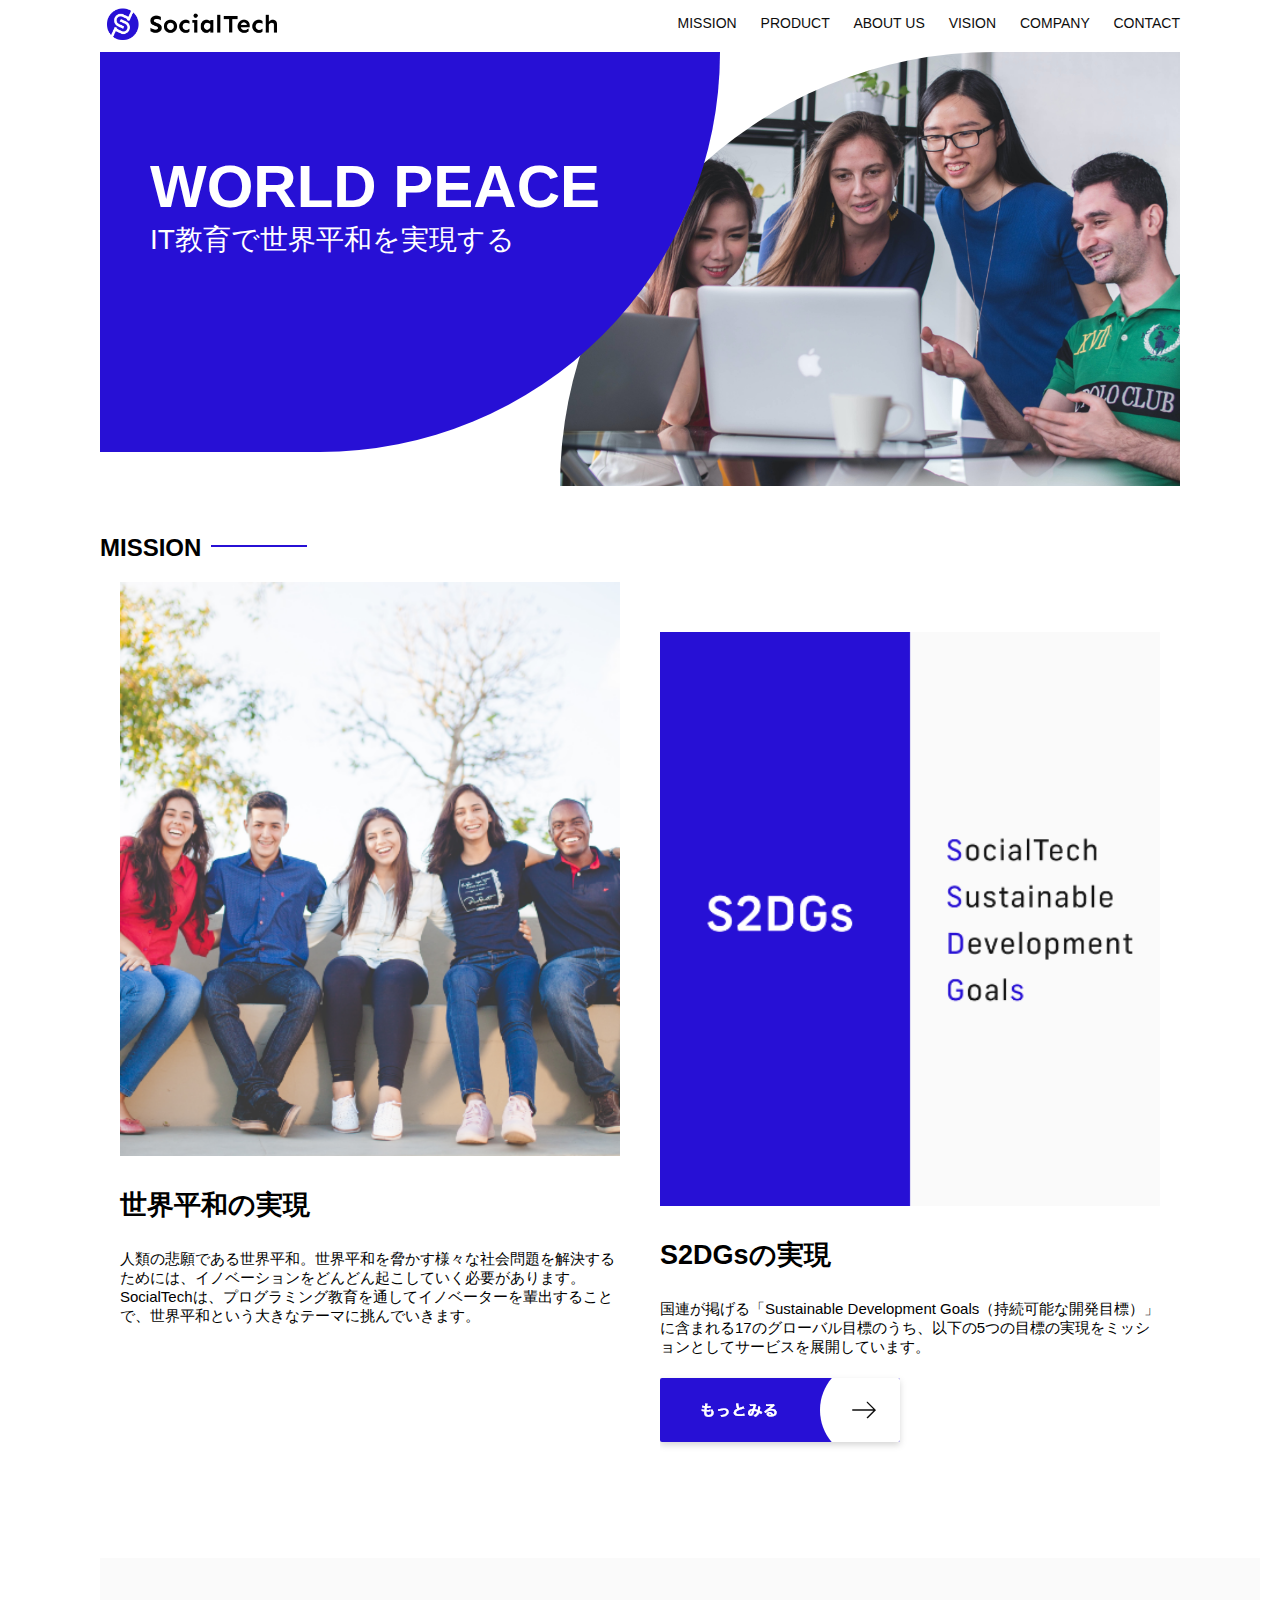
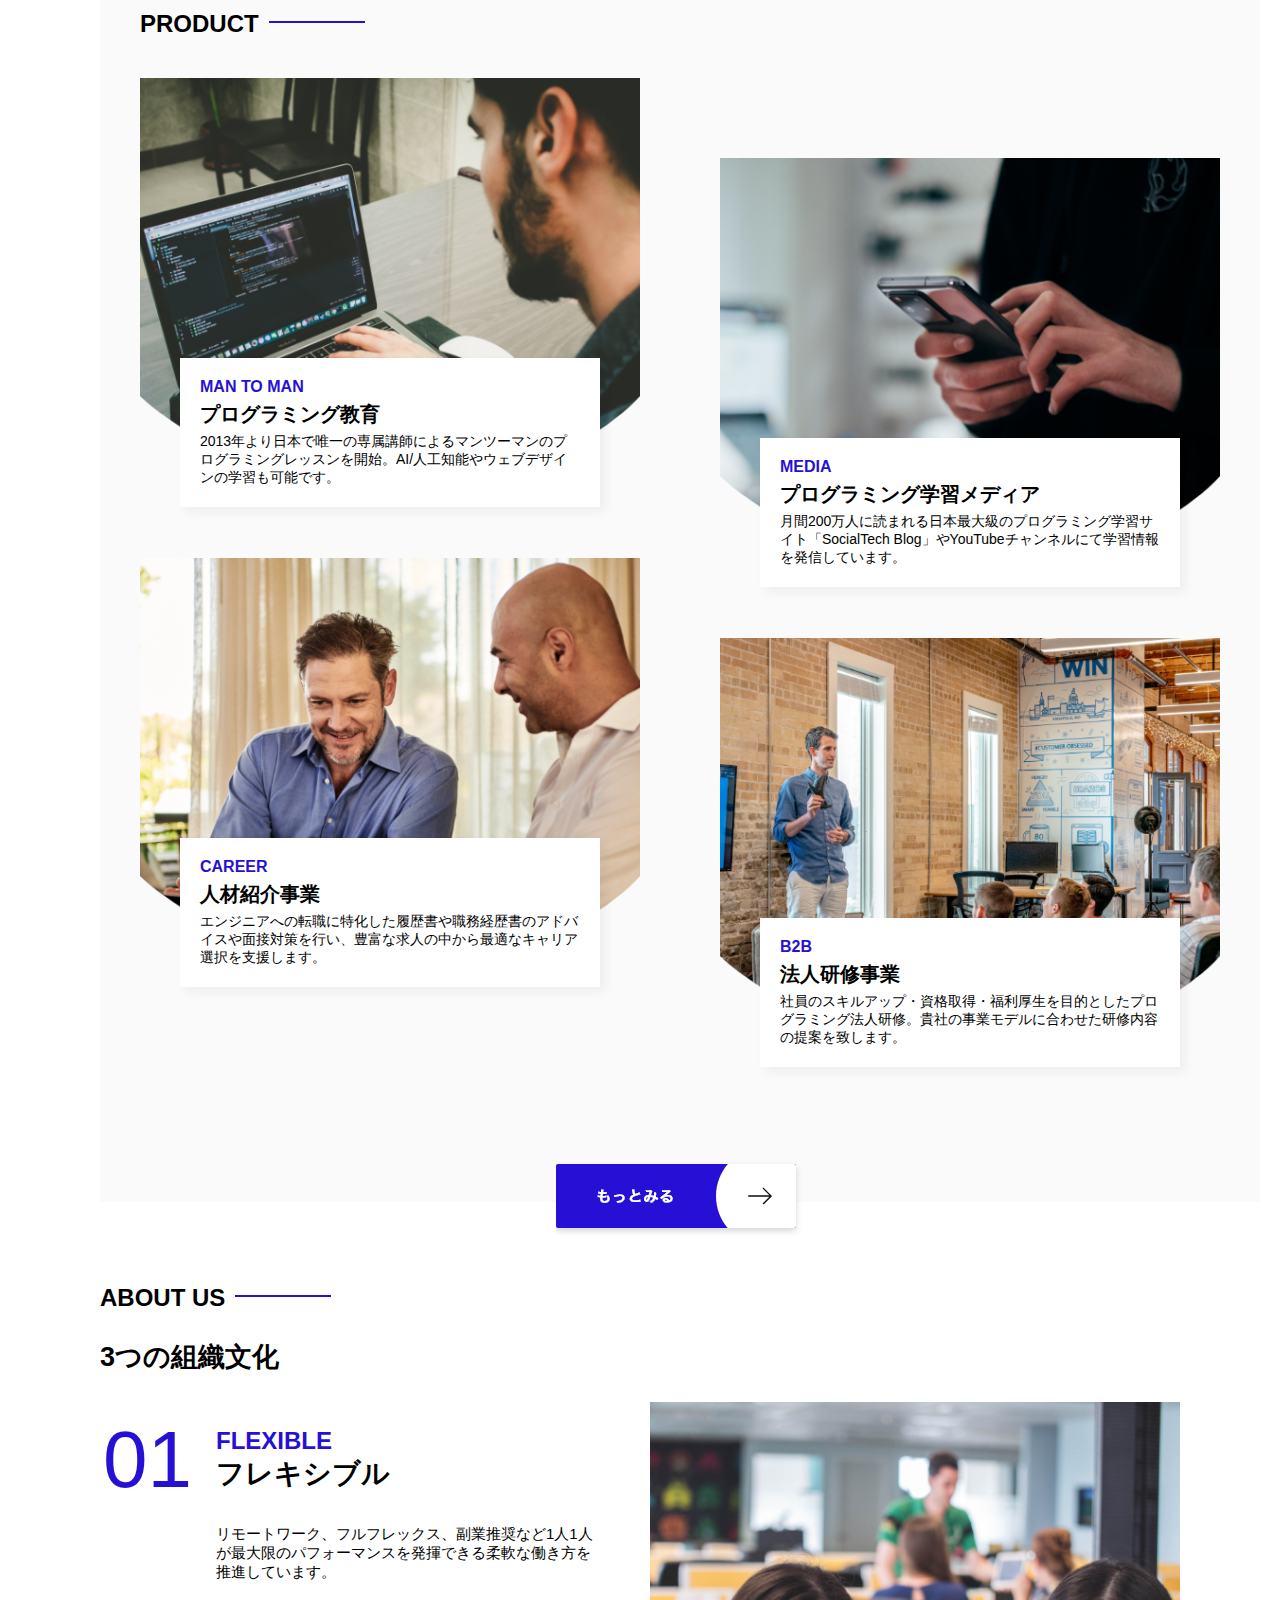
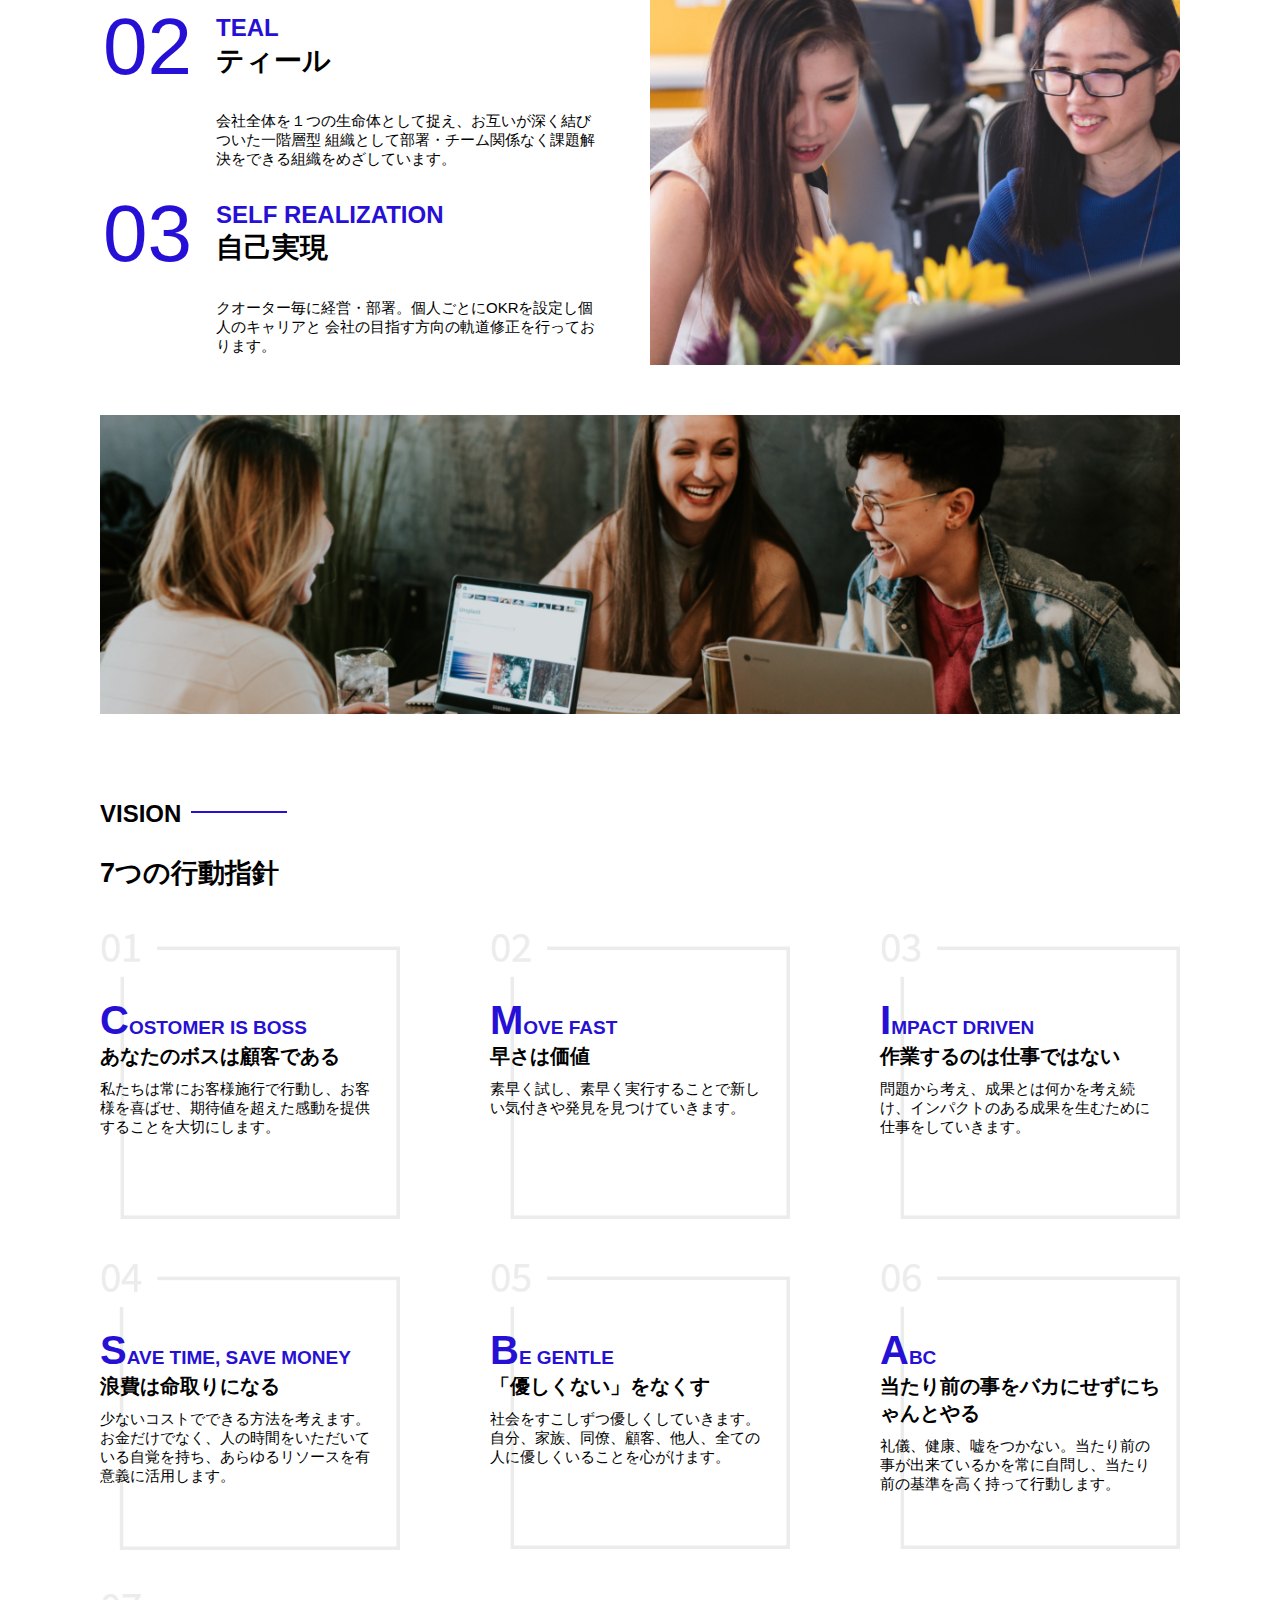
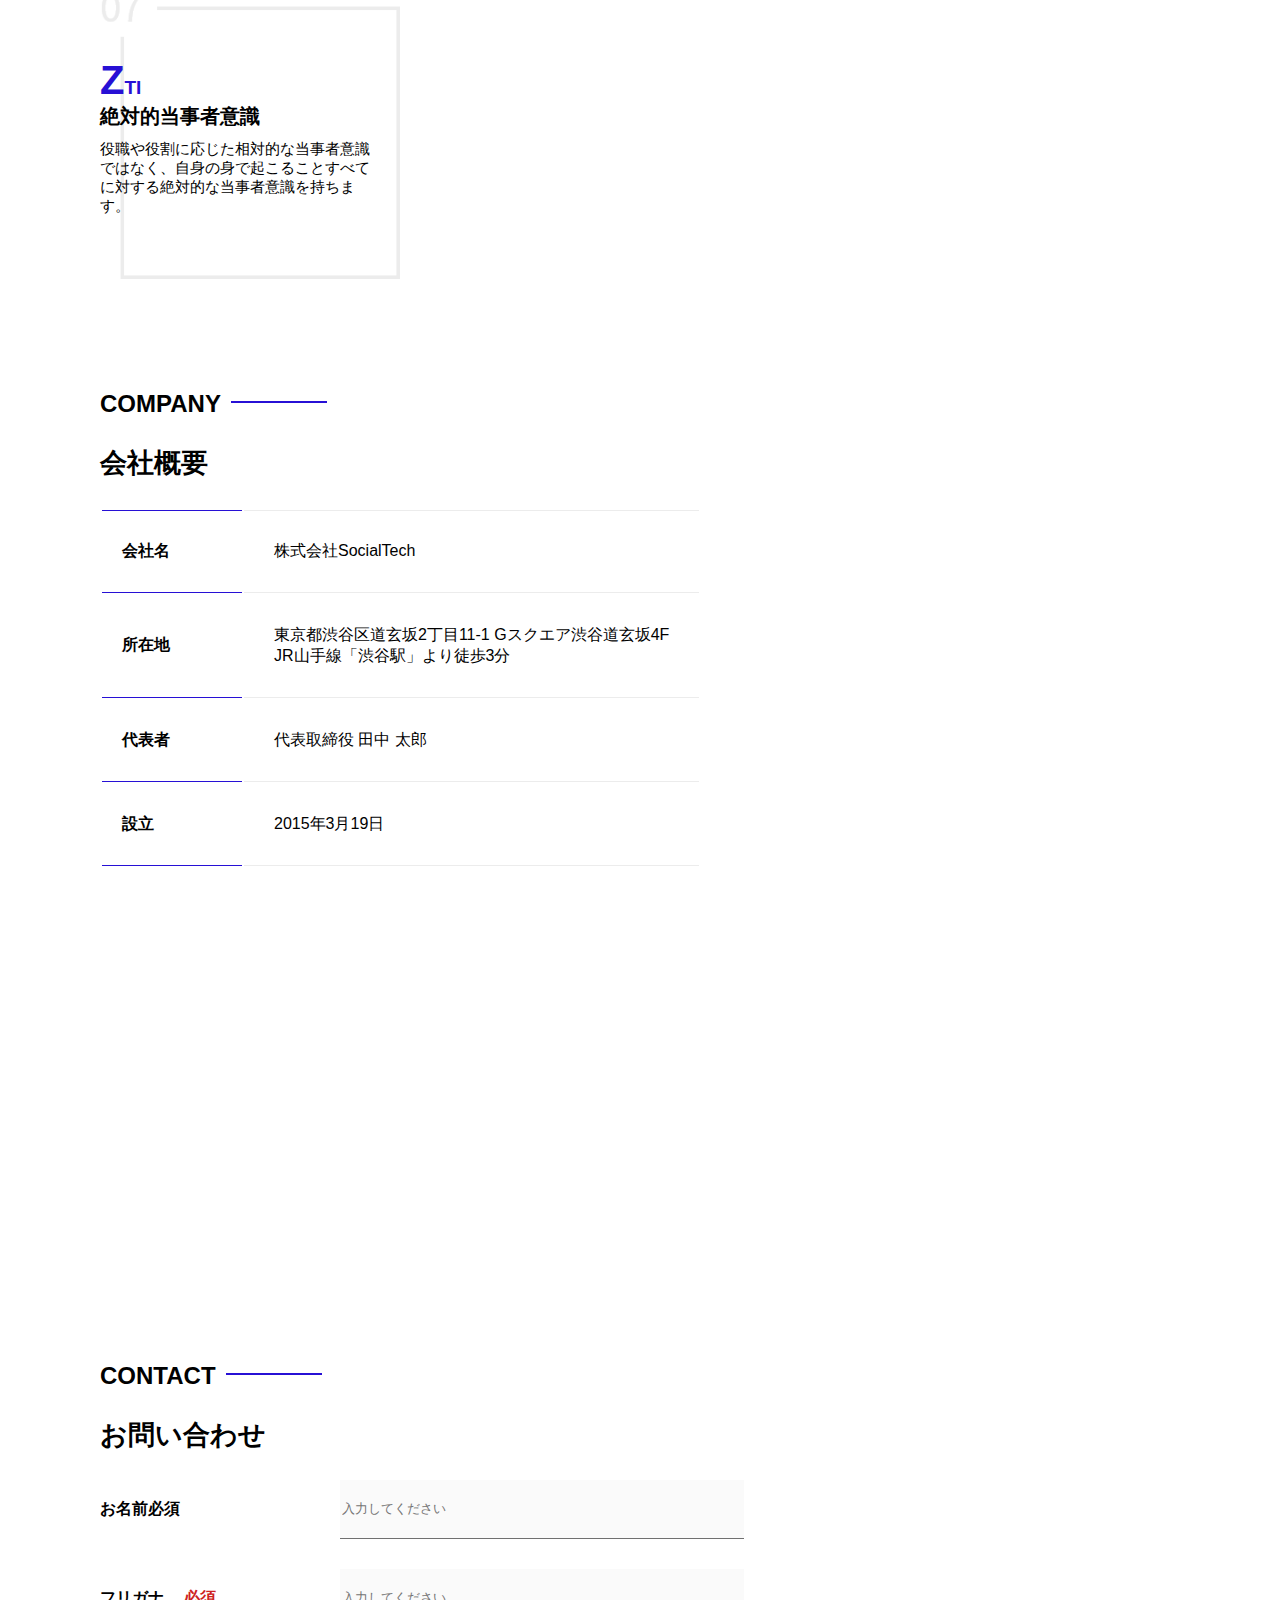
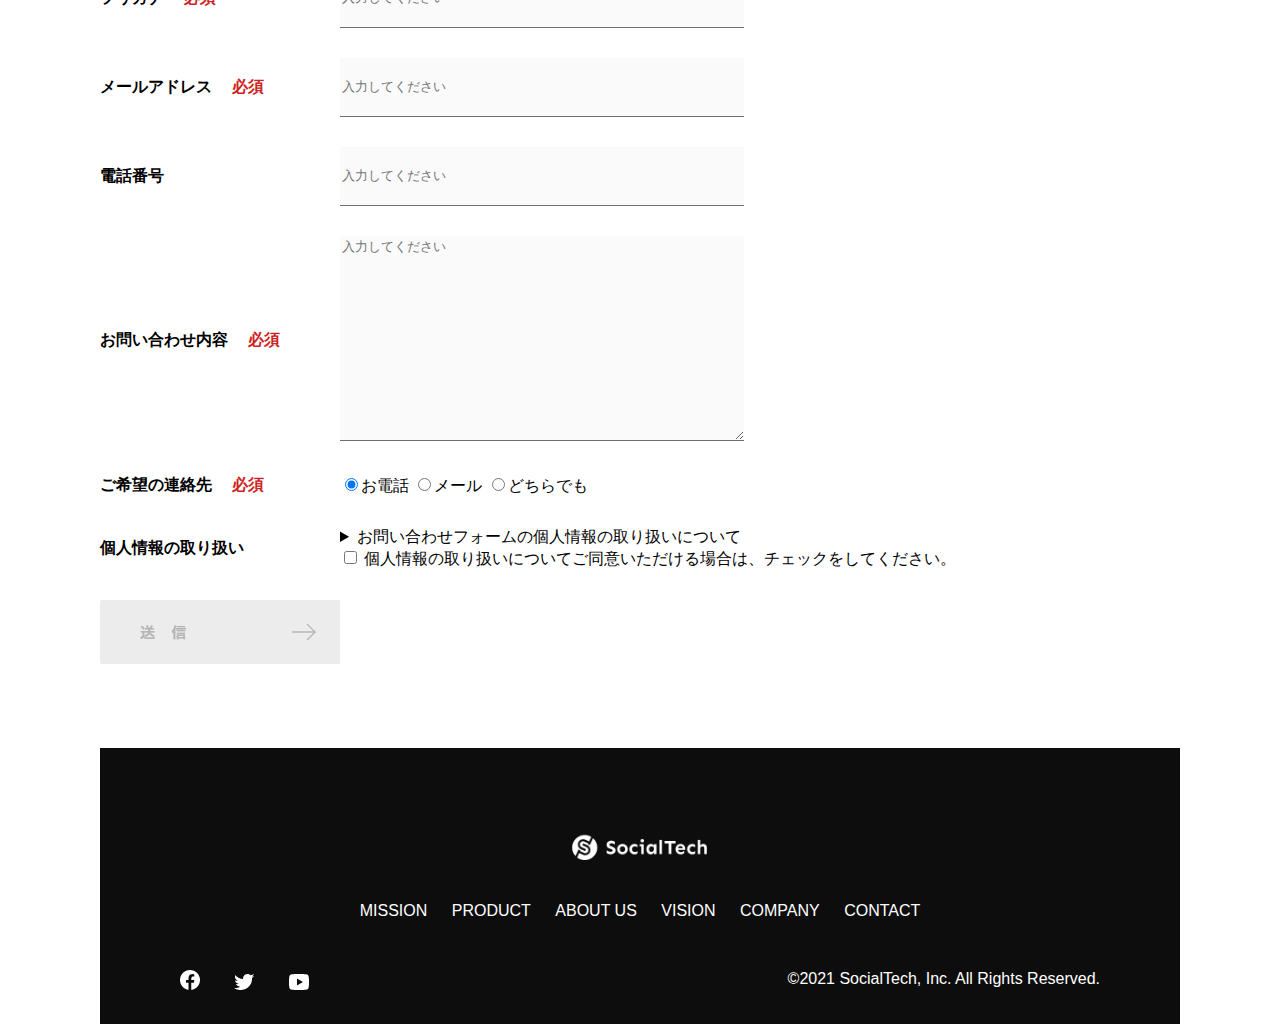
<file: index.html>
<!DOCTYPE html>
<html>
  <head>
    <title>SocialTech</title>
    <meta charset="utf-8">
    <meta name="description" content="SocialTechはEdTech業界のリーディングカンパニーを目指します。">
    <meta name="viewport" content="width=device-width, initial-scale=1.0">
    <link rel="stylesheet" href="style.css">
    <style>
      img:not([alt]) {
        border: 10px solid red;
      }
    </style>
  </head>
  <body>
    <!-- ヘッダー -->
    <header>
      <!-- ロゴ -->
      <a href="index.html" id="logo"><img src="images/logo.png" alt="トップページに戻る"></a>

      <!-- PC用ナビゲーション -->
      <nav id="nav-pc">
        <a href="mission.html">MISSION</a>
        <a href="product.html">PRODUCT</a>
        <a href="index.html#aboutus">ABOUT US</a>
        <a href="index.html#vision">VISION</a>
        <a href="index.html#company">COMPANY</a>
        <a href="index.html#contact">CONTACT</a>
      </nav>
      <!-- スマホ用メニューボタン -->
      <img id="menu-sp" src="images/button-menu.png" alt="ナビゲーションを開く" onclick="document.getElementById('nav-sp').style.display = 'block'">
      <!-- スマホ用ナビゲーション -->
      <nav id="nav-sp">
        <img id="close" src="images/button-close.png" alt="ナビゲーションを閉じる" onclick="document.getElementById('nav-sp').style.display = 'none'">
       <a id="logo-sp" href="index.html" onclick="document.getElementById('nav-sp').style.display = 'none'"><img
           src="images/logo-sp.png" alt="トップページに戻る"></a>
       <a class="menu" href="mission.html" onclick="document.getElementById('nav-sp').style.display = 'none'">MISSION</a>
       <a class="menu" href="product.html" onclick="document.getElementById('nav-sp').style.display = 'none'">PRODUCT</a>
       <a class="menu" href="index.html#aboutus" onclick="document.getElementById('nav-sp').style.display = 'none'">ABOUT
         US</a>
         <a class="menu" href="index.html#vision"
         onclick="document.getElementById('nav-sp').style.display = 'none'">VISION</a>
       <a class="menu" href="index.html#company"
         onclick="document.getElementById('nav-sp').style.display = 'none'">COMPANY</a>
       <a class="menu" href="index.html#contact"
         onclick="document.getElementById('nav-sp').style.display = 'none'">CONTACT</a>
       <div id="sns">
         <a href="https://www.facebook.com/sejuku2013"><img src="images/button-facebook.png" alt="Facebookのリンク"></a>
         <a href="https://twitter.com/samuraijuku"><img src="images/button-twitter.png" alt="Twitterのリンク"></a>
         <a href="https://www.youtube.com/channel/UCCFOQO5aDK0xXam4cUQXT8g"><img src="images/button-youtube.png" alt="YouTubeのリンク"></a>
       </div>
      </nav>
    </header>
    <main>
      <article>
        <!-- メインビジュアル -->
        <section id="main-visual">
          <div id="main-message">
            <h1>WORLD PEACE</h1>
            <p>IT教育で世界平和を実現する</p>
          </div>
          <img src="images/index/index-main.png" alt="PCの周りに集まる多国籍の仲間たち">
        </section>
        <!-- ミッション -->
        <section id="mission">
          <h2 class="index-h2">MISSION</h2>
          <div id="mission-flex">
            <div>
              <img id="mission-photo" src="images/index/index-mission.png" alt="屋外のベンチで写真を撮影する多国籍の仲間たち">
              <h3>世界平和の実現</h3>
              <p>
                人類の悲願である世界平和。世界平和を脅かす様々な社会問題を解決するためには、イノベーションをどんどん起こしていく必要があります。SocialTechは、プログラミング教育を通してイノベーターを輩出することで、世界平和という大きなテーマに挑んでいきます。
              </p>
            </div>
            <div>
              <img id="s2dgs" src="images/index/s2dgs.png" alt="S2DGs">
              <h3>S2DGsの実現</h3>
              <p>国連が掲げる「Sustainable Development Goals（持続可能な開発目標）」に含まれる17のグローバル目標のうち、以下の5つの目標の実現をミッションとしてサービスを展開しています。</p>
              <a href="mission.html">
                <img src="images/button-more.png" alt="もっとみる">
              </a>
            </div>
          </div>
        </section>
        <!-- プロダクト -->
        <section id="product">
          <h2 class="index-h2">PRODUCT</h2>
          <div>
            <div id="product-left">
              <div>
                <img class="product-photo" src="images/index/index-mantoman.png" alt="PCコードで書く男性">
                <div class="product-explain">
                  <span>MAN TO MAN</span>
                  <h3>プログラミング教育</h3>
                  <p>2013年より日本で唯一の専属講師によるマンツーマンのプログラミングレッスンを開始。AI/人工知能やウェブデザインの学習も可能です。</p>
                </div>
              </div>
              <div>
                <img class="product-photo" src="images/index/index-career.png" alt="笑顔で話し合う2人の男性">
                <div class="product-explain">
                  <span>CAREER</span>
                  <h3>人材紹介事業</h3>
                  <p>エンジニアへの転職に特化した履歴書や職務経歴書のアドバイスや面接対策を行い、豊富な求人の中から最適なキャリア選択を支援します。</p>
                </div>
              </div>
            </div>
            <div id="product-right">
              <div>
                <img class="product-photo" src="images/index/index-media.png" alt="スマートフォンを操作する人">
                <div class="product-explain">
                  <span>MEDIA</span>
                  <h3>プログラミング学習メディア</h3>
                  <p>月間200万人に読まれる日本最大級のプログラミング学習サイト「SocialTech Blog」やYouTubeチャンネルにて学習情報を発信しています。</p>
                </div>
               </div>
               <div>
                <img class="product-photo" src="images/index/index-b2b.png" alt="講演中の男性とそれを聴く人々">
                <div class="product-explain">
                  <span>B2B</span>
                  <h3>法人研修事業</h3>
                  <p>社員のスキルアップ・資格取得・福利厚生を目的としたプログラミング法人研修。貴社の事業モデルに合わせた研修内容の提案を致します。</p>
                </div>
              </div> 
            </div>
          </div>
          <div>
            <a id="product-more" href="product.html">
              <img src="images/button-more.png" alt="もっとみる">
            </a>
          </div>
        </section>
        <!-- ABOUT US -->
        <section id="aboutus">
          <h2 class="index-h2">ABOUT US</h2>
          <h3>3つの組織文化</h3>
          <div>
            <table class="culture-table">
              <tr>
                <td>
                  <span class="culture-num">01</span>
                </td>
                <td>
                  <span class="culture-en">FLEXIBLE</span>
                  <span class="culture-jp">フレキシブル</span>
                </td>
              </tr>
              <tr>
                <td>
                  <!-- 空のセル -->
                </td>
                <td>
                  <p class="culture-description">
                    リモートワーク、フルフレックス、副業推奨など1人1人が最大限のパフォーマンスを発揮できる柔軟な働き方を推進しています。
                  </p>
                </td>
              </tr>
              <tr>
                <td>
                  <span class="culture-num">02</span>
                </td>
                <td>
                  <span class="culture-en">TEAL</span>
                  <span class="culture-jp">ティール</span>
                </td>
              </tr>
              <tr>
                <td>
                  <!-- 空のセル -->
                </td>
                <td>
                  <p class="culture-description">
                    会社全体を１つの生命体として捉え、お互いが深く結びついた一階層型
                    組織として部署・チーム関係なく課題解決をできる組織をめざしています。
                  </p>
                </td>
              </tr>
              <tr>
                <td>
                  <span class="culture-num">03</span>
                </td>
                <td>
                  <span class="culture-en">SELF REALIZATION</span>
                  <span class="culture-jp">自己実現</span>
                </td>
              </tr>
              <tr>
                <td>
                  <!-- 空のセル -->
                </td>
                <td>
                  <p class="culture-description">
                    クオーター毎に経営・部署。個人ごとにOKRを設定し個人のキャリアと
                    会社の目指す方向の軌道修正を行っております。
                  </p>
                </td>
              </tr>
            </table>
            <img class="culture-img" src="images/index/index-aboutus1.png" alt="笑顔で話し合う２人の女性">         
          </div>
          <img class="culture-img2" src="images/index/index-aboutus2.png" alt="笑顔で話しあう３人の男女">
        </section>
        <!-- VISION -->
        <section id="vision">
          <h2 class="index-h2">VISION</h2>
          <h3>7つの行動指針</h3>
          <div>
            <div class="vision-box">
              <img src="images/index/vision-01.png" alt="01">
              <span>
                <h4>COSTOMER IS BOSS</h4>
                <h5>あなたのボスは顧客である</h5>
                <p>私たちは常にお客様施行で行動し、お客様を喜ばせ、期待値を超えた感動を提供することを大切にします。</p>
              </span>
            </div>
            <div class="vision-box">
              <img src="images/index/vision-02.png" alt="02">
               <span>
                <h4>MOVE FAST</h4>
                <h5>早さは価値</h5>
                <p>素早く試し、素早く実行することで新しい気付きや発見を見つけていきます。</p>
              </span>
            </div>
            <div class="vision-box">
              <img src="images/index/vision-03.png" alt="03">
              <span>
                <h4>IMPACT DRIVEN</h4>
                <h5>作業するのは仕事ではない</h5>
                <p>問題から考え、成果とは何かを考え続け、インパクトのある成果を生むために仕事をしていきます。</p>
              </span>
            </div>
            <div class="vision-box">
              <img src="images/index//vision-04.png" alt="04">
              <span>
                <h4>SAVE TIME, SAVE MONEY</h4>
                <h5>浪費は命取りになる</h5>
                <p>少ないコストでできる方法を考えます。お金だけでなく、人の時間をいただいている自覚を持ち、あらゆるリソースを有意義に活用します。</p>
              </span>
            </div>
            <div class="vision-box">
              <img src="images/index/vision-05.png" alt="05">
              <span>
                <h4>BE GENTLE</h4>
                <h5>「優しくない」をなくす</h5>
                <p>社会をすこしずつ優しくしていきます。自分、家族、同僚、顧客、他人、全ての人に優しくいることを心がけます。</p>
              </span>
            </div>
            <div class="vision-box">
              <img src="images/index/vision-06.png" alt="06">
              <span>
                <h4>ABC</h4>
                <h5>当たり前の事をバカにせずにちゃんとやる</h5>
                <p>礼儀、健康、嘘をつかない。当たり前の事が出来ているかを常に自問し、当たり前の基準を高く持って行動します。</p>
              </span>
            </div>
            <div class="vision-box">
              <img src="images/index/vision-07.png" alt="07">
              <span>
                <h4>ZTI</h4>
                <h5>絶対的当事者意識</h5>
                <p>役職や役割に応じた相対的な当事者意識ではなく、自身の身で起こることすべてに対する絶対的な当事者意識を持ちます。</p>
              </span>
            </div>
          </div>
        </section>
        <!-- COMPANY -->
        <section id="company">
          <h2 class="index-h2">COMPANY</h2>
          <h3>会社概要</h3>
          <table id="company-table">
            <tr>
              <th class="tableheader-first">会社名</th>
              <td class="cell-first">株式会社SocialTech</td>
            </tr>
            <tr>
              <th class="tableheader">所在地</th>
              <td class="cell">東京都渋谷区道玄坂2丁目11-1 Gスクエア渋谷道玄坂4F<br>JR山手線「渋谷駅」より徒歩3分</td>
            </tr>
            <tr>
              <th class="tableheader">代表者</th>
              <td class="cell">代表取締役 田中 太郎</td>
            </tr>
            <tr>
              <th class="tableheader">設立</th>
              <td class="cell">2015年3月19日</td>
            </tr>
          </table>
          <iframe
            src="https://www.google.com/maps/embed?pb=!1m18!1m12!1m3!1d3241.7759544892483!2d139.69399665123464!3d35.65789123876098!2m3!1f0!2f0!3f0!3m2!1i1024!2i768!4f13.1!3m3!1m2!1s0x60188caa0042e8d1%3A0xba130bea826a7aa2!2z44CSMTUwLTAwNDMg5p2x5Lqs6YO95riL6LC35Yy66YGT546E5Z2C77yS5LiB55uu77yR77yR4oiS77yR!5e0!3m2!1sja!2sjp!4v1636872991912!5m2!1sja!2sjp"
            style="border:0;" allowfullscreen="" loading="lazy">
          </iframe> 
        </section>
        <section id="contact">
          <h2 class="index-h2">CONTACT</h2>
          <h3>お問い合わせ</h3> 
          <form action="https://api.staticforms.xyz/submit" method="post">
            <input type="text" name="honeypot" style="display:none">
            <input type="hidden" name="accessKey" value="9fc856e0-932b-4939-8d83-1fbe818b581c">
            <input type="hidden" name="subject" value="Webサイトからお問い合わせがありました" />
            <input type="hidden" name="replyTo" value="fujita.srt1996@gmail.com">
            <input type="hidden" name="redirectTo" value="">           
            <div>
              <div class="contact-heading">
                <label class="contact-label">お名前<span class="contact">必須</span></label>
              </div>
              <div>
                <input type="text" name="name" placeholder="入力してください" class="contact-textbox">
              </div>
            </div>
            <div>
              <div class="contact-heading">
                <label class="contact-label">フリガナ<span class="contact-span">必須</span></label>
              </div>
              <div>
                <input type="text" name="hurigana" placeholder="入力してください" class="contact-textbox">
              </div>
            </div>
            <div>
              <div class="contact-heading">
                <label class="contact-label">メールアドレス<span class="contact-span">必須</span></label>
              </div>
              <div>
                <input type="text" name="email" placeholder="入力してください" class="contact-textbox">
              </div>
            </div>
            <div>
              <div class="contact-heading">
                <label class="contact-label">電話番号</label>
              </div>
              <div>
                <input type="text" name="tel" placeholder="入力してください" class="contact-textbox">
              </div>
            </div>
            <div>
              <div class="contact-heading">
                <label class="contact-label">お問い合わせ内容<span class="contact-span">必須</span></label>
              </div>
              <div>
                <textarea class="contact-textarea" placeholder="入力してください" name="message"></textarea>
              </div>
            </div>
            <div>
              <div class="contact-heading">
                <label class="contact-label">ご希望の連絡先<span class="contact-span">必須</span></label>            
              </div>
              <div>
                <input class="radiobutton" type="radio" value="tel" name="contact" checked><label>お電話</label>
                <input class="radiobutton" type="radio" value="mail" name="contact" ><label>メール</label>
                <input class="radiobutton" type="radio" value="both" name="contact" ><label>どちらでも</label>
              </div>
            </div>
            <div>
              <div class="contact-heading">
                <label class="contact-label">個人情報の取り扱い</label>
              </div>
              <div>
                <details>
                  <summary>お問い合わせフォームの個人情報の取り扱いについて</summary>
                  <div>
                    <span>１．組織の名称又は氏名</span><br>
                    株式会社SocialTech<br><br>
                    <span>２．個人情報保護管理者（若しくはその代理人）の氏名又は職名、所属及び連絡先
                      鈴木 一郎 コーポレート部</span><br>
                    メールアドレス：support@socialtech.net<br>
                    TEL：03-xxxx-xxxx<br>
                    <span>３．個人情報の利用目的</span><br>
                    ・本サービス及び本サービスに関連する情報の提供又はそれらに関する連絡のため<br>
                    ・ユーザーの本人確認のため<br>
                    ・当社サービスのご案内のため<br>
                    ・当社の商品等の広告または宣伝（電子メールによるものを含むものとします。）<br><br>
                    <span>４．個人情報の取り扱い業務の委託</span><br>
                    個人情報の取扱業務の全部または一部を外部に業務委託する場合があります。<br>
                    その際、弊社は、個人情報を適切に保護できる管理体制を敷き実行していることを条件として<br>
                    委託先を厳選したうえで、機密保持契約を委託先と締結し、お客様の個人情報を厳密に管理させます。<br><br>
                    <span>５．個人情報の開示等の請求</span><br>
                    お客様は、弊社に対してご自身の個人情報の開示等（利用目的の通知、開示、内容の訂正・追加・削除、利用の停止または消去、第三者への提供の停止）に関して、当社問合わせ窓口に申し出ることができます。<br>
                    その際、弊社はお客様ご本人を確認させていただいたうえで、合理的な期間内に対応いたします。<br><br>
                    なお、個人情報に関する弊社問合わせ先は、次の通りです。<br><br>
                    株式会社SocialTech 個人情報問合せ窓口<br>
                    〒150-0043 東京都渋谷区道玄坂2丁目11-1 Ｇスクエア渋谷道玄坂 4F<br>
                    メールアドレス：support@socialtech.net TEL：03-xxxx-xxxx<br><br>
                    <span>６．個人情報を提供されることの任意性について</span><br><br>
                    お客様がご自身の個人情報を弊社に提供されるか否かは、お客様のご判断によりますが、もしご提供されない場合には、適切なサービスが提供できない場合がありますので予めご了承ください。
                  </div>
                </details>
                <input type="checkbox" name="agree">
                <span>個人情報の取り扱いについてご同意いただける場合は、チェックをしてください。</span>
              </div>
            </div>
            <input type="image" src="images/button-submit.png" alt="送信する">
          </form>
        </section>
      </article>
      <footer>
        <div id="footer-logo">
          <img src="images/logo-sp.png" alt="SocialTech">
        </div>
        <div id="footer-link">
          <a href="mission.html">MISSION</a>
          <a href="product.html">PRODUCT</a>
          <a href="index.html#aboutus">ABOUT US</a>
          <a href="index.html#vision">VISION</a>
          <a href="index.html#company">COMPANY</a>
          <a href="index.html#contact">CONTACT</a>
        </div>
        <div id="sns-footer">
          <a href="https://www.facebook.com/sejuku2013"><img src="images/button-facebook.png" alt="Facebookのリンク"></a>
          <a href="https://twitter.com/samuraijuku"><img src="images/button-twitter.png" alt="twitterのリンク" ></a>
          <a href="https://www.youtube.com/channel/UCCFOQO5aDK0xXam4cUQXT8g"><img src="images/button-youtube.png" alt="Youtubeのリンク"></a>
          <span id="copyright">&copy;2021 SocialTech, Inc. All Rights Reserved.</span>
        </div>
      </footer>
    </main>
  </body>
</html>
</file>
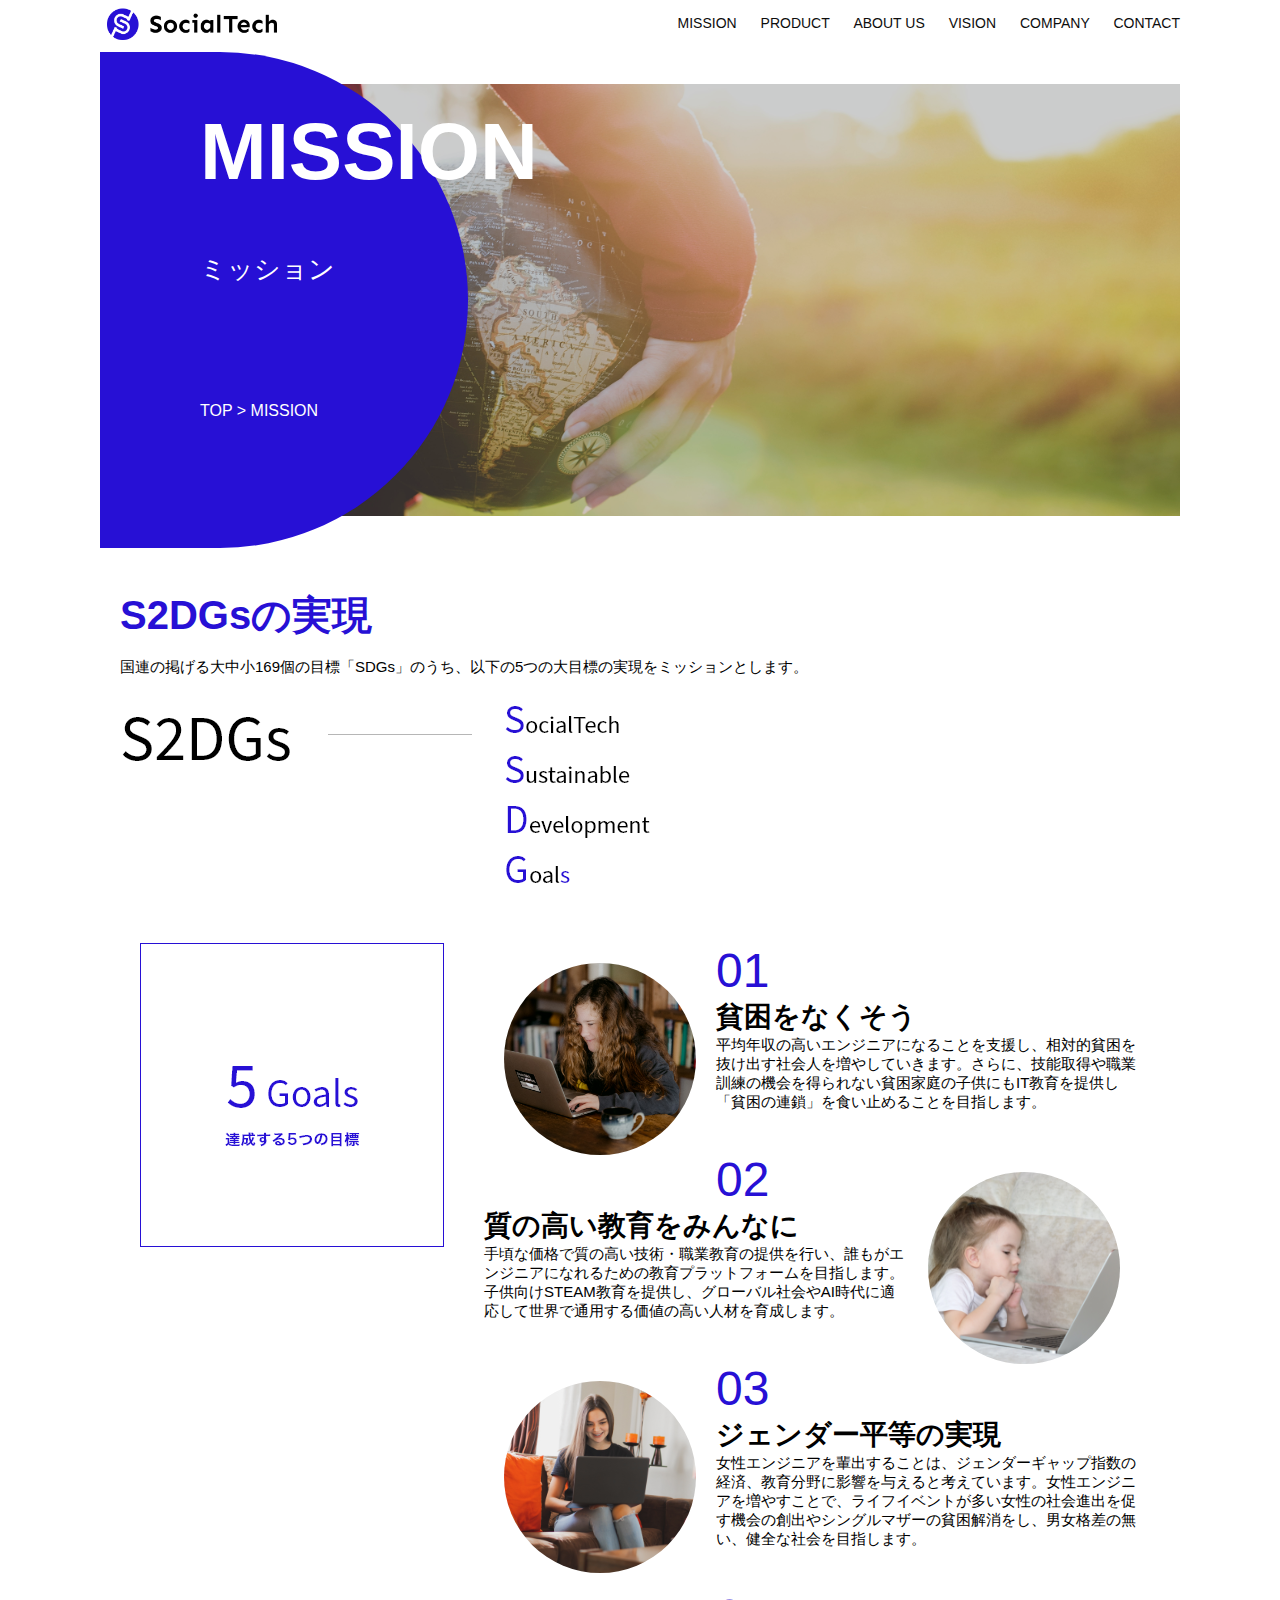
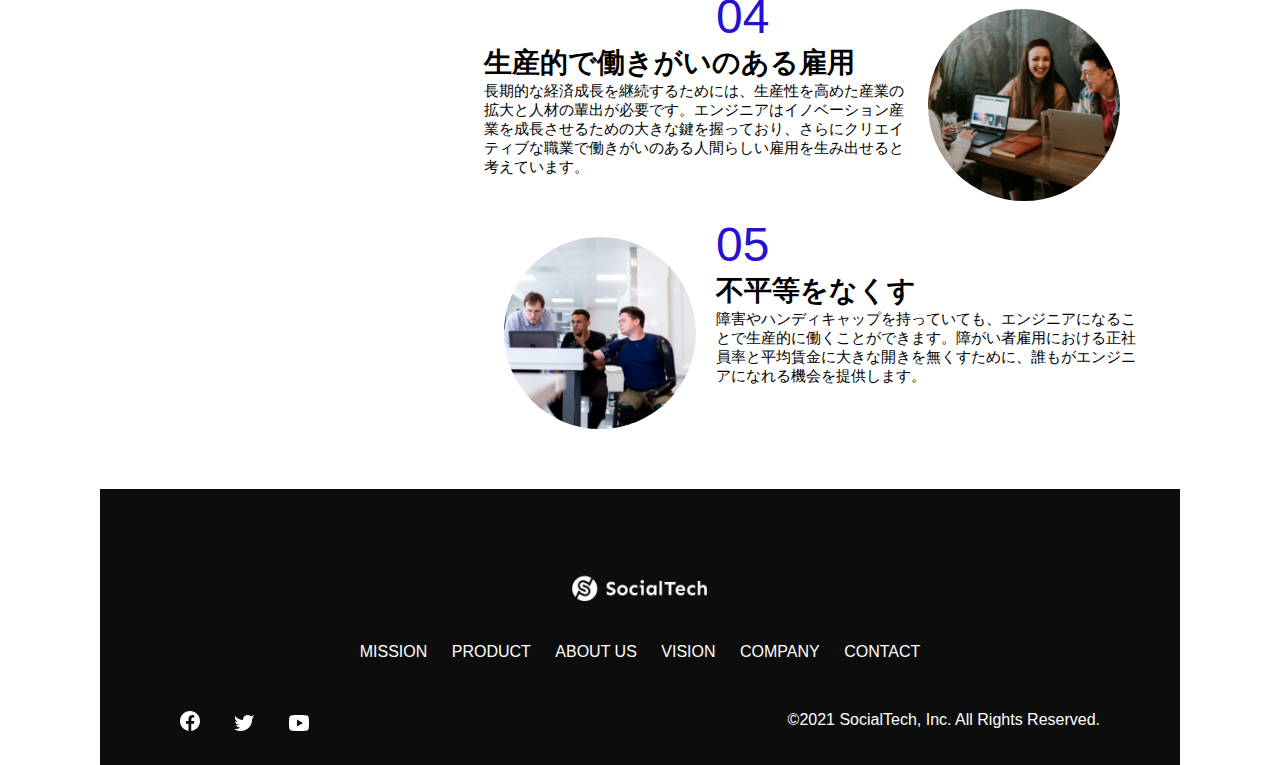
<file: mission.html>
<!DOCTYPE html>
<html>
<head>
  <title>Socialtech- MISSION ミッション -</title>
  <meta name="description" content="SocialTechが目指す5つの目標（S2DGs）を紹介します">
  <meta name="viewport" content="width=device-width, initial-scale=1.0">
  <link rel="stylesheet" href="style.css">
  <style>
    img:not([alt]) {
      border: 10px solid red;
    }
  </style>
</head>
<body>
  <!-- ヘッダー -->
  <header>
    <!-- ロゴ -->
    <a href="index.html" id="logo"><img src="images/logo.png" alt="トップページに戻る"></a>
    <!-- PC用ナビゲーション -->
    <nav id="nav-pc">
      <a href="mission.html">MISSION</a>
      <a href="product.html">PRODUCT</a>
      <a href="index.html#aboutus">ABOUT US</a>
      <a href="index.html#vision">VISION</a>
      <a href="index.html#company">COMPANY</a>
      <a href="index.html#contact">CONTACT</a>
    </nav>
      <!-- スマホ用メニューボタン -->
      <img id="menu-sp" src="images/button-menu.png" alt="ナビゲーションを開く" onclick="document.getElementById('nav-sp').style.display = 'block'">
  
    <!-- スマホ用ナビゲーション -->
    <nav id="nav-sp">
      <img id="close" src="images/button-close.png" alt="ナビゲーションを閉じる" onclick="document.getElementById('nav-sp').style.display = 'none'">
      <a id="logo-sp" href="index.html" onclick="document.getElementById('nav-sp').style.display = 'none'"><img
          src="images/logo-sp.png" alt="トップページに戻る"></a>
      <a class="menu" href="mission.html" onclick="document.getElementById('nav-sp').style.display = 'none'">MISSION</a>
      <a class="menu" href="product.html" onclick="document.getElementById('nav-sp').style.display = 'none'">PRODUCT</a>
      <a class="menu" href="index.html#aboutus" onclick="document.getElementById('nav-sp').style.display = 'none'">ABOUT
        US</a>
      <a class="menu" href="index.html#vision"
        onclick="document.getElementById('nav-sp').style.display = 'none'">VISION</a>
      <a class="menu" href="index.html#company"
        onclick="document.getElementById('nav-sp').style.display = 'none'">COMPANY</a>
      <a class="menu" href="index.html#contact"
        onclick="document.getElementById('nav-sp').style.display = 'none'">CONTACT</a>
      <div id="sns">
        <a href="https://www.facebook.com/sejuku2013"><img src="images/button-facebook.png" alt="Facebookのリンク"></a>
        <a href="https://twitter.com/samuraijuku"><img src="images/button-twitter.png" alt="Twitterのリンク"></a>
        <a href="https://www.youtube.com/channel/UCCFOQO5aDK0xXam4cUQXT8g"><img src="images/button-youtube.png" alt="YouTubeのリンク"></a>
      </div>
    </nav>  
  </header>
  <main>
    <article>
      <section id="mission-main">
        <div id="mission-title">
          <h1>MISSION</h1>
          <span>ミッション</span>
          <div>TOP > MISSION</div>
        </div>
      </section>
      <section id="mission-s2dgs">
        <h2 class="mission-h2">S2DGsの実現</h2>
        <p>国連の掲げる大中小169個の目標「SDGs」のうち、以下の5つの大目標の実現をミッションとします。</p>
        <img src="images/mission/mission-s2dgs.png" alt="S2DGs">
      </section>
      <section id="mission-5goals">
        <div>
          <img id="s2dgs-image" src="images/mission/mission-5goals.png" alt="5Goals">
        </div>
        <div>
          <div>
            <img class="fivegoals-image-left" src="images/mission/mission-5goals01.png" alt="PCを操作する女の子">
            <span class="fivegoals-number">01</span>
            <h3 class="fivegoals-h3">貧困をなくそう</h3>
            <p class="fivegoals-p">
              平均年収の高いエンジニアになることを支援し、相対的貧困を抜け出す社会人を増やしていきます。さらに、技能取得や職業訓練の機会を得られない貧困家庭の子供にもIT教育を提供し「貧困の連鎖」を食い止めることを目指します。
            </p>
          </div>
  
          <div>
            <img class="fivegoals-image-right" src="images/mission/mission-5goals02.png" alt="PCを見つめる小さい女の子">
            <span class="fivegoals-number">02</span>
            <h3 class="fivegoals-h3">質の高い教育をみんなに</h3>
            <p class="fivegoals-p">
              手頃な価格で質の高い技術・職業教育の提供を行い、誰もがエンジニアになれるための教育プラットフォームを目指します。子供向けSTEAM教育を提供し、グローバル社会やAI時代に適応して世界で通用する価値の高い人材を育成します。
            </p>
          </div>
  
          <div>
            <img class="fivegoals-image-left" src="images/mission/mission-5goals03.png" alt="PCを操作する女性">
            <span class="fivegoals-number">03</span>
            <h3 class="fivegoals-h3">ジェンダー平等の実現</h3>
            <p class="fivegoals-p">
              女性エンジニアを輩出することは、ジェンダーギャップ指数の経済、教育分野に影響を与えると考えています。女性エンジニアを増やすことで、ライフイベントが多い女性の社会進出を促す機会の創出やシングルマザーの貧困解消をし、男女格差の無い、健全な社会を目指します。
            </p>
          </div>
  
          <div>
            <img class="fivegoals-image-right" src="images/mission/mission-5goals04.png" alt="笑顔で話し合う3人の男女">
            <span class="fivegoals-number">04</span>
            <h3 class="fivegoals-h3">生産的で働きがいのある雇用</h3>
            <p class="fivegoals-p">
              長期的な経済成長を継続するためには、生産性を高めた産業の拡大と人材の輩出が必要です。エンジニアはイノベーション産業を成長させるための大きな鍵を握っており、さらにクリエイティブな職業で働きがいのある人間らしい雇用を生み出せると考えています。
            </p>
          </div>
  
          <div>
            <img class="fivegoals-image-left" src="images/mission/mission-5goals05.png" alt="障害を持つ男性が生き生きと働く様子">
            <span class="fivegoals-number">05</span>
            <h3 class="fivegoals-h3">不平等をなくす</h3>
            <p class="fivegoals-p">
              障害やハンディキャップを持っていても、エンジニアになることで生産的に働くことができます。障がい者雇用における正社員率と平均賃金に大きな開きを無くすために、誰もがエンジニアになれる機会を提供します。
            </p>
          </div>
        </div>
      </section>
    </article>
    <footer>
      <div id="footer-logo">
        <img src="images/logo-sp.png" alt="SocialTech">
      </div>
      <div id="footer-link">
        <a href="mission.html">MISSION</a>
        <a href="product.html">PRODUCT</a>
        <a href="index.html#aboutus">ABOUT US</a>
        <a href="index.html#vision">VISION</a>
        <a href="index.html#company">COMPANY</a>
        <a href="index.html#contact">CONTACT</a>
      </div>
      <div id="sns-footer">
        <a href="https://www.facebook.com/sejuku2013"><img src="images/button-facebook.png" alt="Facebookのリンク"></a>
        <a href="https://twitter.com/samuraijuku"><img src="images/button-twitter.png" alt="Twitterのリンク"></a>
        <a href="https://www.youtube.com/channel/UCCFOQO5aDK0xXam4cUQXT8g"><img src="images/button-youtube.png" alt="YouTubeのリンク"></a>
        <span id="copyright">&copy;2021 SocialTech, Inc. All Rights Reserved. </span>
      </div>
    </footer>
  </main>
</body>
</html>
</file>
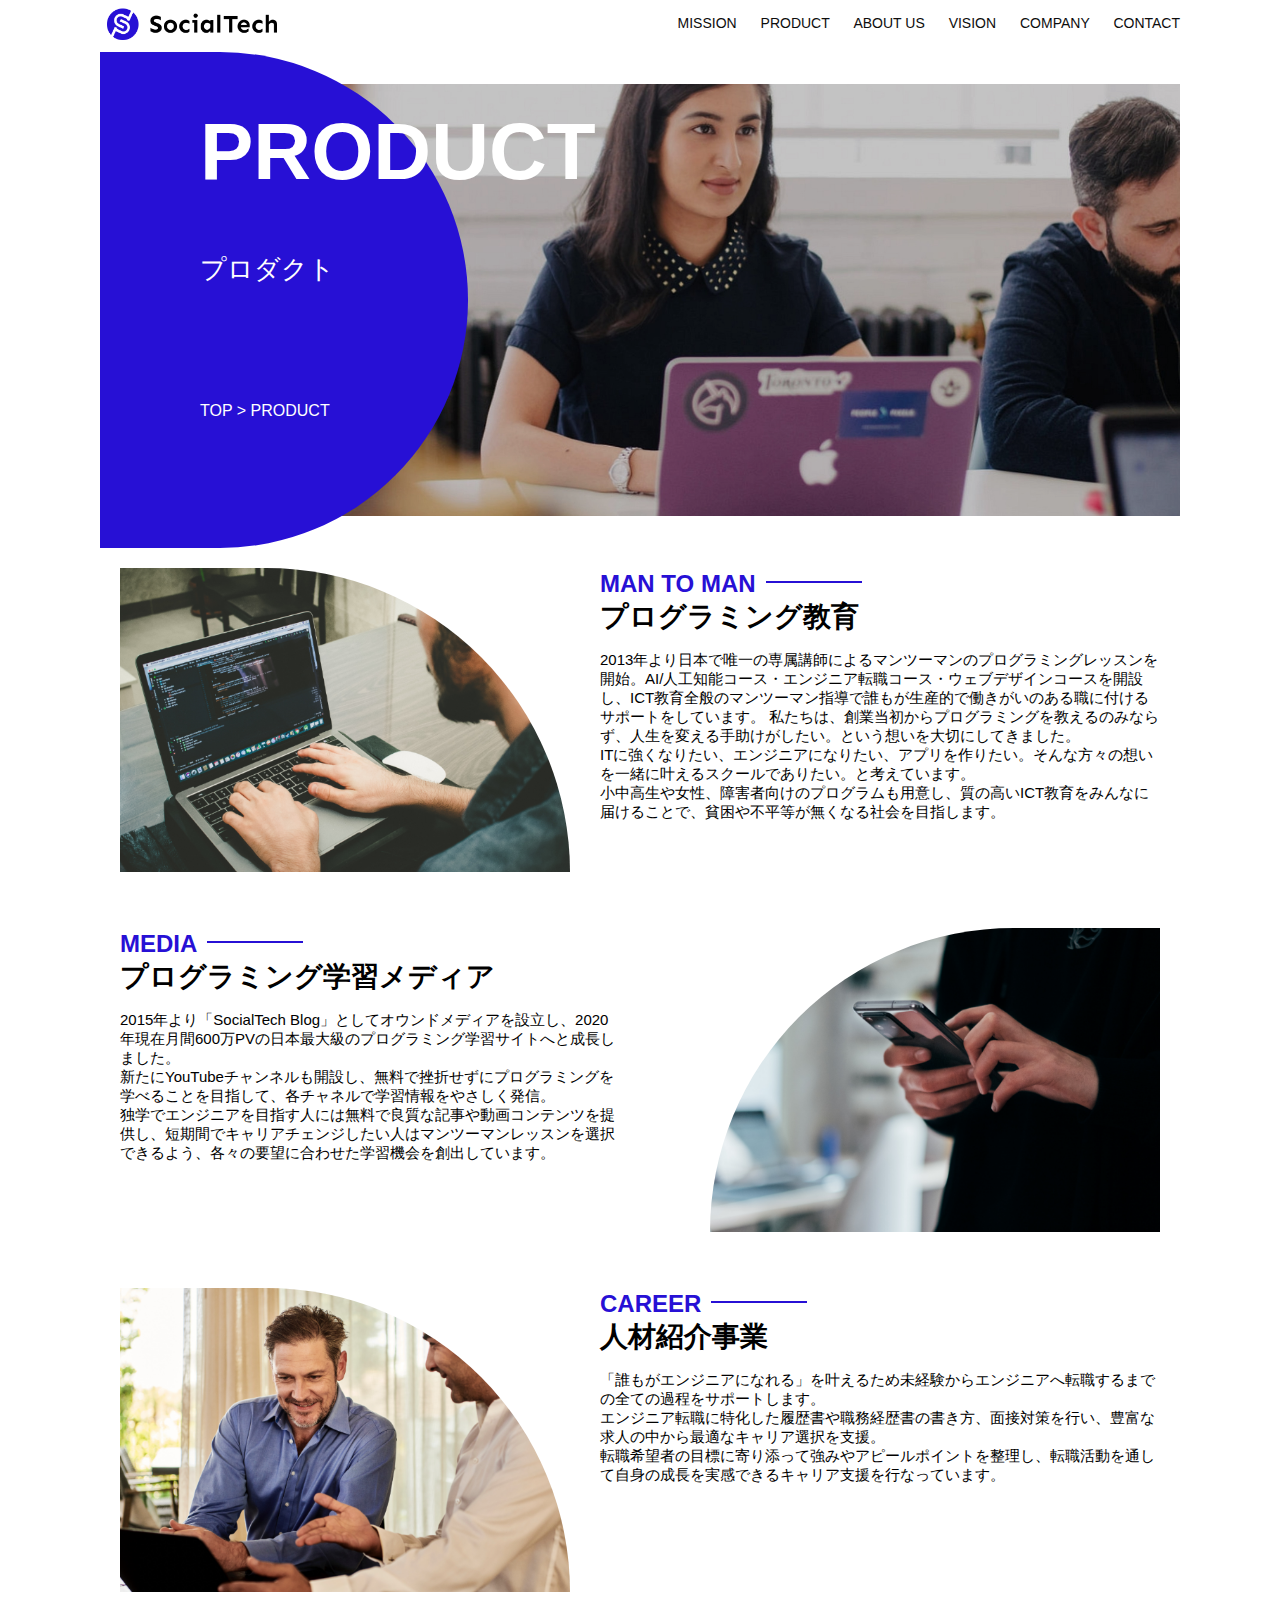
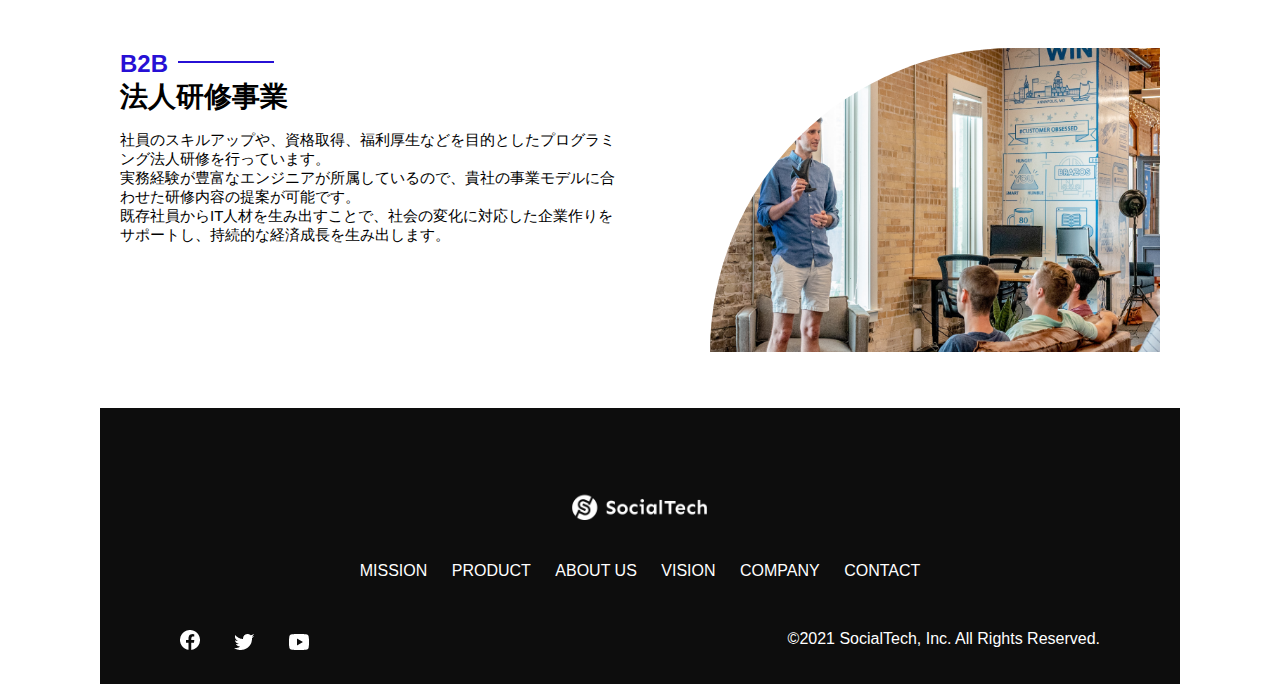
<file: product.html>
<!DOCTYPE html>
<html>
<head>
  <title>SocialTech -PRODUCT プロダクト-</title>
  <meta charset="UTF-8">
  <meta name="description" content="SocialTechの4つのプロダクトを紹介します">
  <meta name="viewport" content="width=device-width, initial-scale=1.0">
  <link rel="stylesheet" href="style.css">
  <style>
    img:not([alt]) {
      border: 10px solid red;
    }
  </style>
</head>

<body>
  <!-- ヘッダー -->
  <header>
    <!-- ロゴ -->
    <a href="index.html" id="logo"><img src="images/logo.png" alt="トップページに戻る"></a>

    <!-- PC用ナビゲーション -->
    <nav id="nav-pc">
      <a href="mission.html">MISSION</a>
      <a href="product.html">PRODUCT</a>
      <a href="index.html#aboutus">ABOUT US</a>
      <a href="index.html#vision">VISION</a>
      <a href="index.html#company">COMPANY</a>
      <a href="index.html#contact">CONTACT</a>
    </nav>

    <!-- スマホ用メニューボタン -->
    <img id="menu-sp" src="images/button-menu.png" alt="ナビゲーションを開く" onclick="document.getElementById('nav-sp').style.display = 'block'">

    <!-- スマホ用ナビゲーション -->
    <nav id="nav-sp">
      <img id="close" src="images/button-close.png" alt="ナビゲーションを閉じる" onclick="document.getElementById('nav-sp').style.display = 'none'">
      <a id="logo-sp" href="index.html" onclick="document.getElementById('nav-sp').style.display = 'none'"><img
          src="images/logo-sp.png" alt="トップページに戻る"></a>
      <a class="menu" href="mission.html" onclick="document.getElementById('nav-sp').style.display = 'none'">MISSION</a>
      <a class="menu" href="product.html" onclick="document.getElementById('nav-sp').style.display = 'none'">PRODUCT</a>
      <a class="menu" href="index.html#aboutus" onclick="document.getElementById('nav-sp').style.display = 'none'">ABOUT
        US</a>
      <a class="menu" href="index.html#vision"
        onclick="document.getElementById('nav-sp').style.display = 'none'">VISION</a>
      <a class="menu" href="index.html#company"
        onclick="document.getElementById('nav-sp').style.display = 'none'">COMPANY</a>
      <a class="menu" href="index.html#contact"
        onclick="document.getElementById('nav-sp').style.display = 'none'">CONTACT</a>
      <div id="sns">
        <a href="https://www.facebook.com/sejuku2013"><img src="images/button-facebook.png" alt="Facebookのリンク"></a>
        <a href="https://twitter.com/samuraijuku"><img src="images/button-twitter.png" alt="Twitterのリンク"></a>
        <a href="https://www.youtube.com/channel/UCCFOQO5aDK0xXam4cUQXT8g"><img src="images/button-youtube.png" alt="YouTubeのリンク"></a>
      </div>
    </nav>
  </header>
  <main>
    <article>
      <section id="product-main">
        <div id="product-title">
          <h1>PRODUCT</h1>
          <span>プロダクト</span>
          <div>TOP > PRODUCT</div>
        </div>
      </section>
      <section class="product-section1">
        <img src="images/product/product-mantoman.png" alt="PCでコードを書く男性">
        <div>
          <h2 class="product-h2">MAN TO MAN</h2>
          <h3 class="product-h3">プログラミング教育</h3>
          <p>
            2013年より日本で唯一の専属講師によるマンツーマンのプログラミングレッスンを開始。AI/人工知能コース・エンジニア転職コース・ウェブデザインコースを開設し、ICT教育全般のマンツーマン指導で誰もが生産的で働きがいのある職に付けるサポートをしています。
            私たちは、創業当初からプログラミングを教えるのみならず、人生を変える手助けがしたい。という想いを大切にしてきました。<br>ITに強くなりたい、エンジニアになりたい、アプリを作りたい。そんな方々の想いを一緒に叶えるスクールでありたい。と考えています。<br>小中高生や女性、障害者向けのプログラムも用意し、質の高いICT教育をみんなに届けることで、貧困や不平等が無くなる社会を目指します。
          </p>
        </div>
      </section>
      <section class="product-section2">
        <div>
          <h2 class="product-h2">MEDIA</h2>
          <h3 class="product-h3">プログラミング学習メディア</h3>
          <p>2015年より「SocialTech
            Blog」としてオウンドメディアを設立し、2020年現在月間600万PVの日本最大級のプログラミング学習サイトへと成長しました。<br>新たにYouTubeチャンネルも開設し、無料で挫折せずにプログラミングを学べることを目指して、各チャネルで学習情報をやさしく発信。<br>独学でエンジニアを目指す人には無料で良質な記事や動画コンテンツを提供し、短期間でキャリアチェンジしたい人はマンツーマンレッスンを選択できるよう、各々の要望に合わせた学習機会を創出しています。
          </p>
        </div>
        <img src="images/product/product-media.png" alt="スマートフォンを操作する人">
      </section>
      <section class="product-section1">
        <img src="images/product/product-career.png" alt="笑顔で話し合う2人の男性">
        <div>
          <h2 class="product-h2">CAREER</h2>
          <h3 class="product-h3">人材紹介事業</h3>
          <p>
            「誰もがエンジニアになれる」を叶えるため未経験からエンジニアへ転職するまでの全ての過程をサポートします。<br>エンジニア転職に特化した履歴書や職務経歴書の書き方、面接対策を行い、豊富な求人の中から最適なキャリア選択を支援。<br>転職希望者の目標に寄り添って強みやアピールポイントを整理し、転職活動を通して自身の成長を実感できるキャリア支援を行なっています。<br>
          </p>
        </div>
      </section>
      <section class="product-section2">
        <div>
          <h2 class="product-h2">B2B</h2>
          <h3 class="product-h3">法人研修事業</h3>
          <p>
            社員のスキルアップや、資格取得、福利厚生などを目的としたプログラミング法人研修を行っています。<br>実務経験が豊富なエンジニアが所属しているので、貴社の事業モデルに合わせた研修内容の提案が可能です。<br>既存社員からIT人材を生み出すことで、社会の変化に対応した企業作りをサポートし、持続的な経済成長を生み出します。
          </p>
        </div>
        <img src="images/product/product-b2b.png" alt="講演中の男性とそれを聴く人々">
      </section>
    </article>
    <footer>
      <div id="footer-logo">
        <img src="images/logo-sp.png" alt="SocialTech">
      </div>
      <div id="footer-link">
        <a href="mission.html">MISSION</a>
        <a href="product.html">PRODUCT</a>
        <a href="index.html#aboutus">ABOUT US</a>
        <a href="index.html#vision">VISION</a>
        <a href="index.html#company">COMPANY</a>
        <a href="index.html#contact">CONTACT</a>
      </div>
      <div id="sns-footer">
        <a href="https://www.facebook.com/sejuku2013"><img src="images/button-facebook.png" alt="Facebookのリンク"></a>
        <a href="https://twitter.com/samuraijuku"><img src="images/button-twitter.png" alt="Twitterのリンク"></a>
        <a href="https://www.youtube.com/channel/UCCFOQO5aDK0xXam4cUQXT8g"><img src="images/button-youtube.png" alt="YouTubeのリンク"></a>
        <span id="copyright">&copy;2021 SocialTech, Inc. All Rights Reserved. </span>
      </div>
    </footer>
  </main>
</body>

</html>
</file>
<file: style.css>
/* PC、スマホ共通スタイル */
body {
  font-family: "Source Sans Pro", "Hiragino Kaku Gothic ProN", Meiryo, Arial, sans-serif; 
}
p {
  font-size: 15px;
}
/*=============
PC用のスタイル
==============*/
@media screen and (min-width: 768px) {
/* 横幅設定 */
body {
  max-width: 1080px;
  min-width: 960px;
  margin: 0 auto 0 auto;
}

  /* ヘッダー */
  header {
    display: flex;
    justify-content: space-between;
  }
  /* ナビゲーションのレイアウト */
  #nav-pc {
    text-align: right;
    font-size: 14px;
    padding-top: 15px;
  }
  /* ナビゲーションのリンクの装飾設定 */
  #nav-pc > a {
    text-decoration: none;
    margin-left: 20px;
  }
  #nav-pc > a:link {
    color: #0d0d0d;
  }
  #nav-pc > a:visited {
    color: #0d0d0d;
  }
  #nav-pc > a:hover {
    color: #0d0d0d;
    text-decoration: underline;
  }
  #nav-pc > a:active {
    color: #0d0d0d;
  }

  /* スマホ用ナビを非表示 */
  #nav-sp, #menu-sp {
    display: none;
  }
  /* メインビジュアル */
  #main-visual {
    position: relative;
    height: 400px;
  }
  #main-message {
    position: absolute;
    top: 0;
    left: 0;
    background-color: #2710d5;
    color: #ffffff;
    border-radius: 0 0 476px 0;
    max-width: 620px;
    height: 100%;
    width: 100%;
    z-index: 11;
  }
  #main-message > h1 {
    font-size: 60px;
    font-weight: bold;
    margin: 100px 0 0 50px;
  }
  #main-message > p {
    font-size: 28px;
    margin: 0 0 0 50px;
  }
#main-visual > img {
  max-width: 620px;
  border-radius: 476px 0 0 0;
  position: absolute;
  top: 0;
  right: 0;
  z-index: 10;
}
/* 見出し */
h2 {
  margin: 40px 0 0 0;
}
h2::after {
  content: url("images/line.png");
  margin-left: 10px;
}
h3 {
  font-size: 27px;
}
#mission {
  margin: 80px auto;
  width: 100%;
}
#mission-flex {
  width: 100%;
  display: flex;
}
#mission-flex > div {
  width: 50%;
  margin: 20px;
}
#mission-photo {
  width: 100%;
}
#s2dgs {
  margin-top: 50px;
  width: 100%;
}
/* プロダクト */
#product {
  background-color: #fafafa;
  width: 100%;
  margin: 80px 0 80px 0;
  padding: 10px 40px 0px 40px;
}
/* 外枠 */  
#product > div {
  margin-top: 40px;
  display: flex;
}
/* 左のカラム */
#product-left {
  width: 50%;
  margin-right: 20px;
}
/* 右のカラム */
#product-right {
  width: 50%;
  margin-left: 20px;
  margin-top: 80px;
}
/* 画像＋説明の枠 */
#product-left > div {
  position: relative;
  height: 480px;
  margin-right: 20px;
}
#product-right > div {
  position: relative;
  height: 480px;
  margin-left: 20px;
}
/* 画像 */
.product-photo {
  width: 100%;
}
/* 説明文の枠 */
.product-explain {
  background-color: #ffffff;
  position: absolute;
  left: 0;
  top: 280px;
  margin: 0 40px 0 40px;
  padding: 20px;
  box-shadow: 5px 5px 10px rgba(0, 0, 0, 0.05);
}
/* 説明文の英語 */
.product-explain > span {
  color: #2710d5;
  font-weight: bold;
  font-size: 16px;
  margin: 0;
}
/* 説明文の見出し */
.product-explain > h3 {
  font-size: 20px;
  margin: 5px 0 5px 0;
}
/* 説明文 */
.product-explain > p {
  font-size: 14px;
  margin: 0;
}
/* 「もっとみる」ボタン */
#product-more {
  margin: 0 auto -42px auto;
}
/* ABOUT US */
#aboutus {
  margin: 80px auto 80px auto;
}
/* 3つの組織文化と画像を入れる枠 */
#aboutus > div {
  display: flex;
}
/* 画像 */
.culture-img {
  width: 100%;
  align-self: flex-start;
}
.culture-img2 {
  margin-top: 50px;
  width: 100%;
}
/* 3つの組織文化の表 */
.culture-table {
  max-width: 500px;
  margin-right: 50px;
}
 /* 番号 */
 .culture-num {
  font-size: 80px;
  color: #2710d5;
  margin: 0 20px 0 0;
}
/* 組織文化英語 */
.culture-en {
  color: #2710d5;
  font-weight: bold;
  font-size: 24px;
  display: block;
}
/* 組織文化日本語 */
.culture-jp {
  font-size: 28px;
  font-weight: bold;
}
/* 説明文 */
.culture-description {
  margin: 0;
}
/* ビジョン */
#vision {
  margin: 80px auto 80px auto;
}
/* セクション内の外枠 */
#vision > div {
  width: 100%;
  display: flex;
  justify-content: space-between;
  flex-wrap: wrap;
}
/* 7つの行動指針の枠 */
.vision-box {
  width: 300px;
  height: 300px;
  margin-bottom: 30px;
  position: relative;
}
.vision-box > img {
  width: 100%;
  height: auto;
  position: absolute;
  top: 0;
  left: 0;
  z-index: 30;
}
.vision-box > span {
  position: absolute;
  top: 0;
  left: 0;
  z-index: 31;
  margin-right: 20px;
}
.vision-box > span > h4 {
  color: #2710d5;
  font-size: 19px;
  margin: 80px 0 0 0;
}
.vision-box > span > h4::first-letter {
  font-size: 40px;
}
.vision-box > span > h5 {
  font-size: 20px;
  margin: 0 0 0 0;
}
.vision-box > span > p {
  margin: 10px 0 0 0;
}
/* 会社概要 */
#company {
  margin: 80px auto 80px auto;
}
.tableheader {
  text-align: left;
  padding: 20px;
  border-bottom-color: #2710d5;
  border-bottom-width: 1px;
  border-bottom-style: solid;
  width: 100px;
}
.tableheader-first {
  text-align: left;
  padding: 20px;
  border-bottom-color: #2710d5;
  border-bottom-width: 1px;
  border-bottom-style: solid;
  border-top-color: #2710d5;
  border-top-width: 1px;
  border-top-style: solid;
  width: 100px;
}
.cell {
  padding: 30px;
  border-bottom-color: #ececec;
  border-bottom-width: 1px;
  border-bottom-style: solid;
}
.cell-first {
  padding: 30px;
  border-bottom-color: #ececec;
  border-bottom-width: 1px;
  border-bottom-style: solid;
  border-top-color: #ececec;
  border-top-width: 1px;
  border-top-style: solid;
}
#company > iframe {
  width: 100%;
  height: 368px;
  margin-top: 40px;
}

/* お問い合わせ */
#contact {
  margin: 80px auto 80px auto;
}
/* 外枠 */
#contact > form > div {
  display: flex;
  flex-direction: row;
  flex-wrap: wrap;
  padding-bottom: 30px;
}
/* 左列の見出し */
.contact-heading {
  width: 240px;
  align-self: center;
}
/* 見出しのラベル */
.contact-label {
  font-weight: bold;
}
/* 必須 */
.contact-span {
  color: #ce2222;
  margin: 0 0 0 20px;
  font-weight: bold;
}
/* テキストボックス */
.contact-textbox {
  border-top: 0;
  border-left: 0;
  border-right: 0;
  border-bottom-width: 1px;
  border-bottom-color: #707070;
  border-bottom-style: solid;
  background-color: #fafafa;
  width: 400px;
  height: 56px;
}
 /* お問い合わせ内容のテキストエリア */
 .contact-textarea {
  border-top: 0;
  border-left: 0;
  border-right: 0;
  border-bottom-width: 1px;
  border-bottom-color: #707070;
  border-bottom-style: solid;
  background-color: #fafafa;
  width: 400px;
  height: 200px;
}
 /* 個人情報の取り扱い */
 details {
  width: 700px;
}
details > div {
  background-color: #fafafa;
  padding: 20px;
} 
details > div > span {
  font-weight: bold;
}
/* フッター */
footer {
  background-color: #0d0d0d;
  text-align: center;
  padding: 80px 80px 30px 80px;
}
#footer-logo {
  margin-bottom: 30px;
}
#footer-link {
  margin-bottom: 50px;
}
#footer-link > a {
  text-decoration: none;
  margin: 10px;
}
#footer-link > a:link {
  color: #ffffff;
}
#footer-link > a:visited {
  color: #ffffff;
}
#footer-link > a:hover {
  color: #ffffff;
  text-decoration: underline;
}
#footer-link > a:active {
  color: #ffffff;
}
#sns-footer {
  text-align: left;
  width: 100%;
}
#sns-footer > a {
  margin-right: 30px;
}
#copyright {
  color: #ffffff;
  float: right;
}
  /* mission.html用スタイル */
   /* ミッションのメインビジュアル */
   #mission-main {
    height: 496px;
    width: 100%;
    background-image: url("images/mission/mission-main.png");
    background-repeat: no-repeat;
    background-position-y: center;
  }

  #mission-title {
    background-color: #2710d5;
    width: 368px;
    color: #ffffff;
    height: 496px;
    border-radius: 0 248px 248px 0;
    position: relative;
  }

  #mission-title > h1 {
    position: absolute;
    top: 0;
    left: 100px;
    font-size: 80px;
  }

  #mission-title > span {
    position: absolute;
    top: 200px;
    left: 100px;
    font-size: 26px;
  }

  #mission-title > div {
    position: absolute;
    top: 350px;
    left: 100px;
    font-size: 16px;
  }
  #mission-s2dgs {
    width: 100%;
    margin: 20px;
  }

  .mission-h2 {
    color: #2710d5;
    font-size: 40px;
  }

  .mission-h2::after {
    content: none;
  }
  #mission-5goals {
    margin: 20px;
    display: flex;
  }

  #mission-5goals > div {
    flex-grow: 1;
    padding: 20px;
  }

  #mission-5goals > div > div {
    margin-bottom: 40px;
  }

  .fivegoals-image-right {
    float: right;
    margin: 20px;
  }

  .fivegoals-image-left {
    float: left;
    margin: 20px;
  }

  .fivegoals-number {
    color: #2710d5;
    font-size: 48px;
    margin: 0;
  }

  .fivegoals-h3 {
    font-size: 28px;
    margin: 0;
  }

  .fivegoals-p {
    margin: 0;
  }
   /* プロダクトページ */
   #product-main {
    height: 496px;
    width: 100%;
    background-image: url("images/product/product-main.png");
    background-repeat: no-repeat;
    background-position-y: center;
  }

  #product-title {
    background-color: #2710d5;
    width: 368px;
    color: #ffffff;
    height: 496px;
    border-radius: 0 248px 248px 0;
    position: relative;
  }
  #product-title > h1 {
    position: absolute;
    top: 0;
    left: 100px;
    font-size: 80px;
  }

  #product-title > span {
    position: absolute;
    top: 200px;
    left: 100px;
    font-size: 26px;
  }

  #product-title > div {
    position: absolute;
    top: 350px;
    left: 100px;
    font-size: 16px;
  }
   /* セクション1 */
   .product-section1 {
    position: relative;
    margin: 20px;
    height: 340px;
  }

  .product-section1 > img {
    position: absolute;
    top: 0;
    left: 0;
    width: 450px;
    margin: 0 40px 30px 0;
    border-radius: 0 432px 0 0;
  }

  .product-section1 > div {
    position: absolute;
    top: 0;
    left: 480px;
  }

  /* セクション2 */
  .product-section2 {
    position: relative;
    margin: 20px;
    height: 340px;
  }

  .product-section2 > img {
    position: absolute;
    top: 0;
    right: 0;
    width: 450px;
    margin: 0 0 30px 40px;
    border-radius: 432px 0 0 0;
  }

  .product-section2 > div {
    width: 500px;
    position: absolute;
    top: 0;
    left: 0;
  }

  .product-h2 {
    color: #2710d5;
    font-size: 24px;
    margin: 0;
  }

  .product-h3 {
    font-size: 28px;
    margin: 0;
  }  
}

/*====================
スマートフォン用のスタイル
=====================*/
@media screen and (max-width: 767px) {
 body {
   min-width: 375px;
   margin: 0;
 }  
}
/*====================
 スマートフォン用のスタイル
=====================*/
@media screen and (max-width: 767px) {
  body {
    min-width: 375px;
    margin: 0;
  }
  /* PC用ナビゲーション非表示 */
  #nav-pc {
    display: none;
  }
  /* ハンバーガーメニュー */
  #menu-sp {
    float: right;
    padding: 0;
  }
  /* スマホ用ナビゲーションの表示切替 */
  /* 初期状態、レイアウトと非表示設定 */
  #nav-sp {
    background-color: #2710d5;
    position: absolute;
    left: 0;
    top: 0;
    height: 100%;
    width: 100%;
    display: none;
    z-index: 100;
  }
  /* ×ボタン */
  #close {
    position: absolute;
    top: 20px;
    right: 20px;
  }
  
  /* ナビゲーションメニュー用ロゴ */
  #logo-sp {
    margin: 80px 0 30px 20px;
  }
  /* ナビゲーションのリンクの装飾設定 */
  #nav-sp > a {
    display: block;
  }
  #nav-sp > a:link {
    color: #ffffff;
  }
  #nav-sp > a:visited {
    color: #ffffff;
  }
  #nav-sp > a:hover {
    color: #ffffff;
    text-decoration: underline;
  }
  #nav-sp > a:active {
    color: #ffffff;
  }
  #nav-sp > .menu {
    text-decoration: none;
    display: block;
    margin: 0 20px 0 20px;
    height: 44px;
    font-size: 16px;
    background-image: url("images/arrow.png");
    background-repeat: no-repeat;
    background-position: right top;
  }
  #sns {
    position: absolute;
    bottom: 20px;
    left: 20px;
  }
  #sns > a {
    margin-right: 30px;
}
/* メインビジュアル */
  #main-visual {
    position: relative;
    height: 470px;
    width: 100%;
    overflow: hidden;
  }
  #main-visual > div {
    position: absolute;
    top: 0;
    left: 0;
    background-color: #2710d5;
    color: white;
    border-radius: 0 0 476px 0;
    text-align: center;
    height: 280px;
    width: 100%;
    z-index: 11;
  }
  #main-visual > div > h1 {
    font-size: 28px;
    margin: 90px 0 0 0;
  }

  #main-visual > div > p {
    margin: 0;
  }

  #main-visual > img {
    width: 100%;
    border-radius: 476px 0 0 0;
    z-index: 10;
    position: absolute;
    bottom: 0;
    right: 0;
  }
   /* 見出し */
  h2::after {
    content: url("images/line.png");
    margin-left: 10px;
  }
 
  h3 {
    font-size: 24px;
    margin: 10px 0 0 0;
  }
   /* ミッション */
   #mission {
    margin: 20px;
  }

  #mission-photo {
    width: 100%;
  }

  #s2dgs {
    width: 100%;
  }
  /* プロダクト */
  #product {
    background-color: #fafafa;
    padding-top: 10px;
  }
  #product h2 {
    margin-left: 20px;
  }
  
  /* 外枠 */
  /* 左右のカラム、スマホでは縦並び */
  #product-left, #product-right {
    margin: 0 20px 0 20px;
  }
  #product-left > div,
  #product-right > div {
    position: relative;
    height: 540px;
  }
  /* 説明文の枠 */
  .product-explain {
    background-color: #ffffff;
    position: absolute;
    left: 0;
    bottom: 50px;
    padding: 20px;
    box-shadow: 5px 5px 10px rgba(0, 0, 0, 0.05);
  }
  .product-explain > span {
    color: #2710d5;
    font-size: 16px;
    font-weight: bold;
    margin: 0;
  }
  .product-explain > h3 {
    margin: 10px 0 10px 0;
  }
  /* もっと見る画像 */
  .product-photo {
    width: 100%;
  }
   #product-more > img {
    margin: 0 0 -42px 20px;
   }
  /* ABOUT US  */
  #aboutus {
    margin: 80px 20px 80px 20px;
  }
  #aboutus > div {
    display: flex;
    flex-direction: column;
  }
  .culture-table {
    width: 100%;
    padding-right: 20px;
    order: 2;
  }
  .culture-img {
    width: 100%;
    order: 1;
  }
  .culture-img2 {
    width: 100%;
  }
  .culture-num {
    font-size: 80px;
    color: #2710d5;
  }
  .culture-en {
    color: #2710d5;
    font-weight: bold;
    font-size: 24px;
    display: block;
  }
  .culture-jp {
    display: block;
  }
  .culture-description {
    margin: 0;
  }
  /* ビジョン */
  #vision {
    margin: 80px 20px 80px 20px;
  }
  .vision-box {
    width: 300px;
    height: 300px;
    margin-bottom: 30px;
    position: relative;
  }
  .vision-box > img {
    width: 100%;
    height: auto;
    position: absolute;
    top: 0;
    left: 0;
    z-index: 30;
  }
  .vision-box > span {
    position: absolute;
    top: 0;
    left: 0;
    z-index: 31;
    margin-right: 20px;
  }
  .vision-box > span > h4 {
    color: #2710d5;
    font-size: 19px;
    margin: 60px 0 0 0;
  }
  .vision-box > span > h5 {
    font-size: 20px;
    margin: 0 0 0 0;
  }
  .vision-box > span > p {
    margin: 10px 0 0 0;
  }

  /* 会社概要 */
  #company {
    margin: 0 20px 0 20px;
  }
  #company > h3 {
    margin-bottom: 20px;
  }
  #company > table {
    width: 100%;
  }
  .tableheader-first {
    text-align: left;
    padding: 20px;
    border-bottom-color: #2710d5;
    border-bottom-width: 1px;
    border-bottom-style: solid;
    width: 50px;
  }
  .tableheader {
    text-align: left;
    padding: 20px;
    border-bottom-color: #2710d5;
    border-bottom-width: 1px;
    border-bottom-style: solid;
    width: 50px;
  }

  .cell {
    padding: 20px;
    border-bottom-color: #ececec;
    border-bottom-width: 1px;
    border-bottom-style: solid;
  }
  .cell-first {
    padding: 20px;
    border-bottom-color: #ececec;
    border-bottom-width: 1px;
    border-bottom-style: solid;
    border-top-color: #ececec;
    border-top-width: 1px;
    border-top-style: solid;
  }

  /* お問い合わせ */
  #contact {
    margin: 80px 20px 80px 20px;
  }
  #contact > h3 {
    margin-bottom: 20px;
  }
  #contact > form > div {
    margin-bottom: 20px;
  }
  .contact-heading {
    margin-bottom: 20px;
  }

  /* ラベル */
  .contact-label {
    font-weight: bold;
  }

  /* 必須 */
  .contact-span {
    color: #ce2222;
    margin: 0 0 0 20px;
    font-weight: bold;
  }
  .contact-textbox {
    height: 56px;
    border-top: 0;
    border-left: 0;
    border-right: 0;
    background-color: #fafafa;
    border-bottom-color: #707070;
    border-bottom-width: 1px;
    border-style: solid;
    min-width: 300px;
    width: 100%;
  }
  .contact-textarea {
    height: 150px;
    border-top: 0;
    border-left: 0;
    border-right: 0;
    background-color: #fafafa;
    width: 100%;
  }
  .radiobutton {
    margin-bottom: 20px;
  }
  .radiobutton + label::after {
    content: "\A";
    white-space: pre;
  }

  /* フッター */
  footer {
    background-color: #0d0d0d;
    padding: 30px 20px 50px 20px;
  }
  #footer-logo {
    margin-bottom: 30px;
  }
  #footer-link {
    margin-bottom: 50px;
  }
  #footer-link > a {
    text-decoration: none;
    margin: 0 20px 30px 0;
    display: block;
    background-image: url("images/arrow.png");
    background-repeat: no-repeat;
    background-position: right top;
  }
  #footer-link > a:link {
    color: #ffffff;
  }
  #footer-link > a:visited {
    color: #ffffff;
  }
  #footer-link > a:hover {
    color: #ffffff;
    text-decoration: underline;
  }
  #footer-link > a:active {
    color: #ffffff;
  }
  #sns-footer > a {
    margin-right: 30px;
  }

  #copyright {
    font-size: 12px;
    display: block;
    margin-top: 30px;
    color: #ffffff;
  }
     /* mission.html用スタイル */
   /* ミッションのメインビジュアル */
   #mission-main {
    height: 256px;
    width: 100%;
    background-image: url("images/mission/mission-main.png");
    background-repeat: no-repeat;
    background-position-y: center;
    background-size: auto 208px;
  }

  #mission-title {
    background-color: #2710d5;
    width: 136px;
    color: #ffffff;
    height: 256px;
    border-radius: 0 248px 248px 0;
    position: relative;
  }
  #mission-title > h1 {
    position: absolute;
    top: 0;
    left: 20px;
    font-size: 40px;
  }

  #mission-title > span {
    position: absolute;
    top: 110px;
    left: 20px;
    font-size: 18px;
  }

  #mission-title > div {
    position: absolute;
    top: 180px;
    left: 20px;
    font-size: 13px;
  }
  /* ミッションページ　S2DGSの設定 */
  #mission-s2dgs {
    margin: 20px;
  }

  .mission-h2 {
    color: #2710d5;
    font-size: 38px;
    margin: 0px;
  }

  .mission-h2::after {
    content: none;
  }

  #mission-s2dgs > img {
    width: 100%;
  }
   /* ミッションページ　5Goalsの設定 */
   #mission-5goals {
    margin: 20px;
  }

  #mission-5goals > div > div {
    margin-bottom: 40px;
  }

  #s2dgs-image {
    width: 100%;
  }
  .fivegoals-image-right {
    margin: 20px auto 20px auto;
    display: block;
  }

  .fivegoals-image-left {
    margin: 20px auto 20px auto;
    display: block;
  }

  .fivegoals-number {
    color: #2710d5;
    font-size: 48px;
    margin: 0;

  }

  .fivegoals-h3 {
    font-size: 28px;
    margin: 0;
  }
  .fivegoals-p {
    margin: 0;
  }
   /* プロダクトページ */
   #product-main {
    height: 256px;
    width: 100%;
    background-image: url("images/product/product-main.png");
    background-repeat: no-repeat;
    background-position-y: center;
    background-size: auto 208px;
  }
  #product-title {
    background-color: #2710d5;
    width: 136px;
    color: #ffffff;
    height: 256px;
    border-radius: 0 248px 248px 0;
    position: relative;
  }
  #product-title > h1 {
    position: absolute;
    top: 0;
    left: 20px;
    font-size: 40px;
  }
  #product-title > span {
    position: absolute;
    top: 110px;
    left: 20px;
    font-size: 18px;
  }
  #product-title > div {
    position: absolute;
    top: 180px;
    left: 20px;
    font-size: 13px;
  }
  .product-section1 {
    margin: 20px;
  }

  .product-section1 > img {
    width: 100%;
    border-radius: 0 300px 0 0;
  }
  
  .product-section2 {
    margin: 20px;
    display: flex;
    flex-direction: column;
  }

  .product-section2 > img {
    order: 1;
    width: 100%;
    border-radius: 300px 0 0 0;
  }

  .product-section2 > div {
    order: 2;
  }

  .product-h2 {
    color: #2710d5;
    font-size: 24px;
    margin: 0;
  }

  .product-h3 {
    font-size: 28px;
    margin: 0;
  }        
}
</file>
